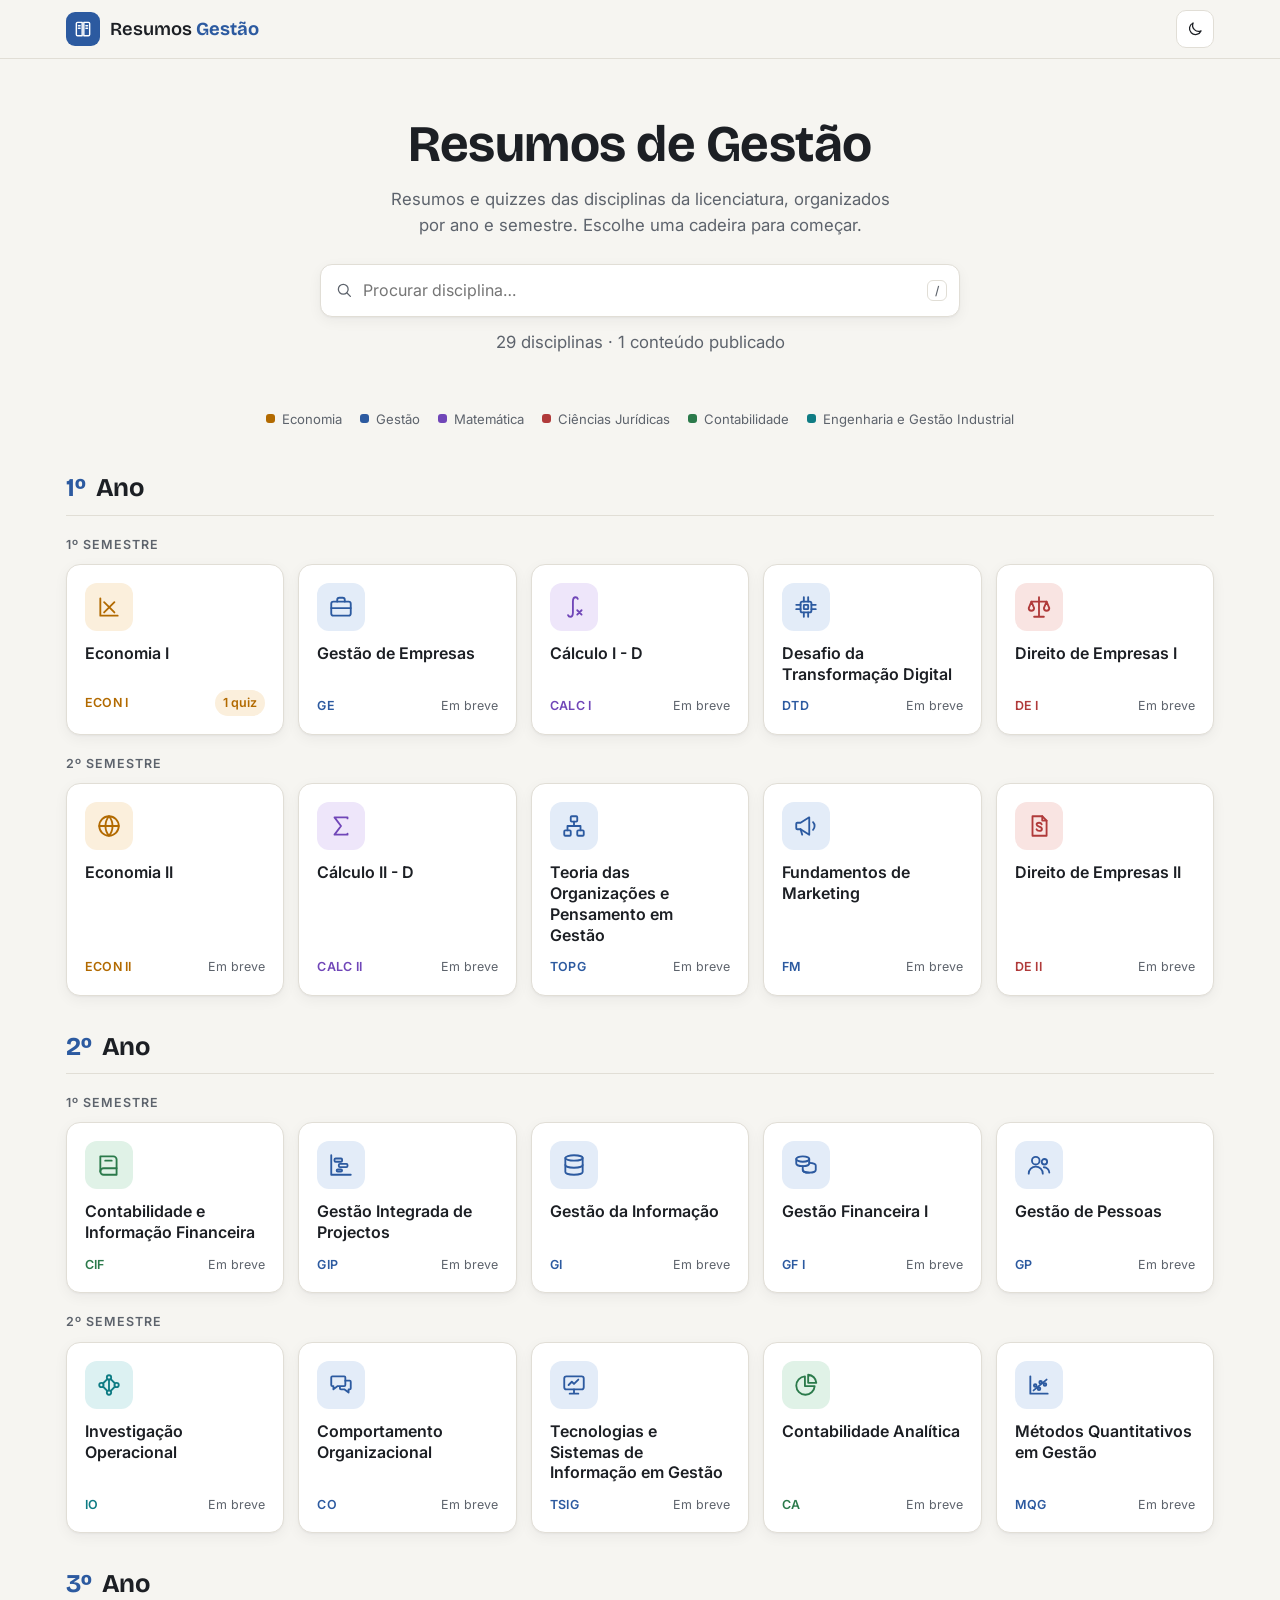
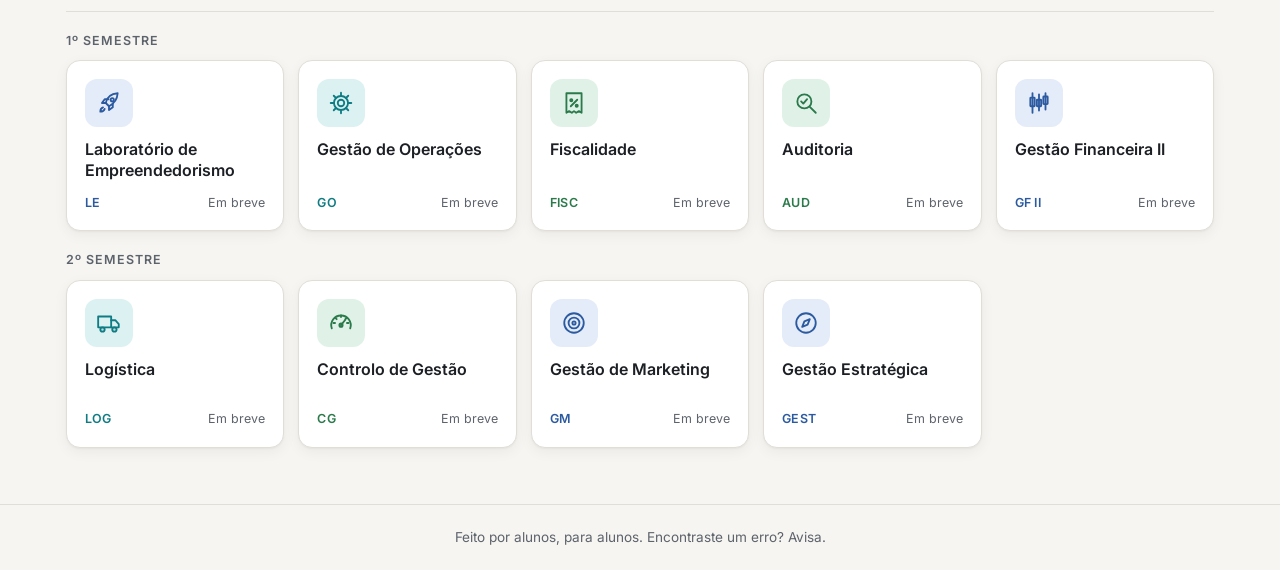
<file: index.html>
<!doctype html>
<html lang="pt-PT">
<head>
<meta charset="utf-8">
<meta name="viewport" content="width=device-width, initial-scale=1">
<title>Resumos de Gestão</title>
<meta name="description" content="Resumos e quizzes de todas as disciplinas da licenciatura em Gestão, organizados por ano e semestre.">
<link rel="preconnect" href="https://fonts.googleapis.com">
<link rel="preconnect" href="https://fonts.gstatic.com" crossorigin>
<link href="https://fonts.googleapis.com/css2?family=Bricolage+Grotesque:opsz,wght@12..96,600;12..96,700&family=Inter:wght@400;500;600&display=swap" rel="stylesheet">
<link rel="stylesheet" href="assets/estilo.css">
</head>
<body data-pagina="inicio">

<header class="topo">
  <div class="topo__dentro">
    <a class="marca" href="index.html">
      <span class="marca__logo"><svg class="ico" viewBox="0 0 24 24" fill="none" stroke="currentColor" stroke-width="1.7" stroke-linecap="round" stroke-linejoin="round" aria-hidden="true"><path d="M4 5.5A1.5 1.5 0 0 1 5.5 4H11v16H5.5A1.5 1.5 0 0 1 4 18.5z"/><path d="M13 4h5.5A1.5 1.5 0 0 1 20 5.5v13a1.5 1.5 0 0 1-1.5 1.5H13z"/><path d="M15.5 8h2M15.5 11h2M6.5 8h2M6.5 11h2"/></svg></span>
      <span>Resumos <b>Gestão</b></span>
    </a>
    <button class="botao-icone" id="tema" type="button"></button>
  </div>
</header>

<main>
  <section class="heroi">
    <h1>Resumos de Gestão</h1>
    <p>Resumos e quizzes das disciplinas da licenciatura, organizados por ano e semestre. Escolhe uma cadeira para começar.</p>
    <label class="procura">
      <svg class="ico" viewBox="0 0 24 24" fill="none" stroke="currentColor" stroke-width="1.7" stroke-linecap="round" aria-hidden="true"><circle cx="11" cy="11" r="6.5"/><path d="M16 16l4.5 4.5"/></svg>
      <input id="procura" type="search" placeholder="Procurar disciplina…" autocomplete="off" aria-label="Procurar disciplina">
      <kbd>/</kbd>
    </label>
    <p class="estatisticas" id="stats"></p>
  </section>

  <div class="legenda" id="legenda" aria-label="Áreas científicas"></div>

  <div id="catalogo"></div>
  <p class="sem-resultados" id="sem-resultados" hidden>Nenhuma disciplina corresponde à procura.</p>
</main>

<footer class="rodape">
  <p>Feito por alunos, para alunos. Encontraste um erro? Avisa.</p>
</footer>

<script src="assets/icones.js"></script>
<script src="assets/dados.js"></script>
<script src="assets/site.js"></script>
</body>
</html>
</file>
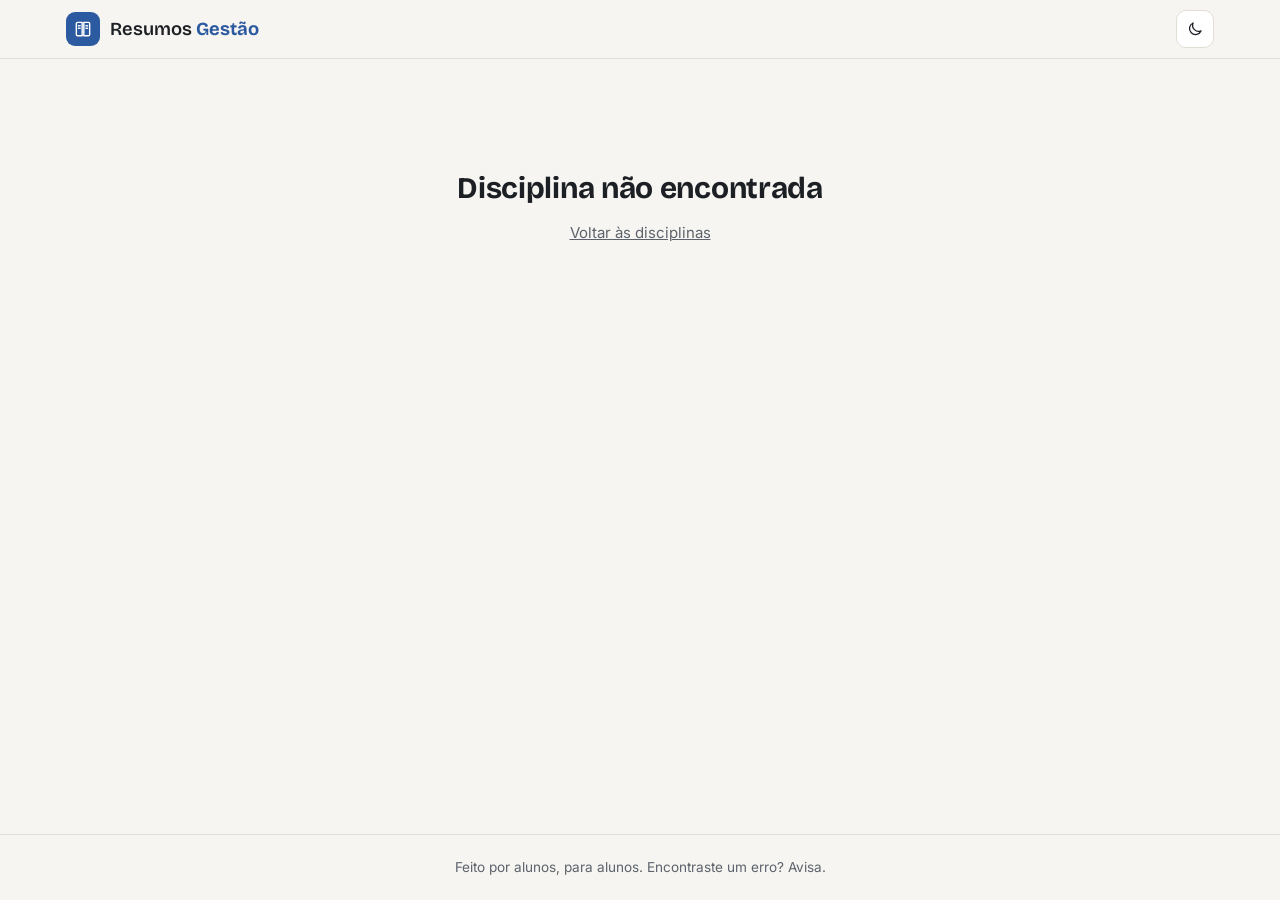
<file: disciplina.html>
<!doctype html>
<html lang="pt-PT">
<head>
<meta charset="utf-8">
<meta name="viewport" content="width=device-width, initial-scale=1">
<title>Disciplina · Resumos de Gestão</title>
<link rel="preconnect" href="https://fonts.googleapis.com">
<link rel="preconnect" href="https://fonts.gstatic.com" crossorigin>
<link href="https://fonts.googleapis.com/css2?family=Bricolage+Grotesque:opsz,wght@12..96,600;12..96,700&family=Inter:wght@400;500;600&display=swap" rel="stylesheet">
<link rel="stylesheet" href="assets/estilo.css">
</head>
<body data-pagina="disciplina">

<header class="topo">
  <div class="topo__dentro">
    <a class="marca" href="index.html">
      <span class="marca__logo"><svg class="ico" viewBox="0 0 24 24" fill="none" stroke="currentColor" stroke-width="1.7" stroke-linecap="round" stroke-linejoin="round" aria-hidden="true"><path d="M4 5.5A1.5 1.5 0 0 1 5.5 4H11v16H5.5A1.5 1.5 0 0 1 4 18.5z"/><path d="M13 4h5.5A1.5 1.5 0 0 1 20 5.5v13a1.5 1.5 0 0 1-1.5 1.5H13z"/><path d="M15.5 8h2M15.5 11h2M6.5 8h2M6.5 11h2"/></svg></span>
      <span>Resumos <b>Gestão</b></span>
    </a>
    <button class="botao-icone" id="tema" type="button"></button>
  </div>
</header>

<main class="disciplina" id="disciplina"></main>

<footer class="rodape">
  <p>Feito por alunos, para alunos. Encontraste um erro? Avisa.</p>
</footer>

<script src="assets/icones.js"></script>
<script src="assets/dados.js"></script>
<script src="assets/site.js"></script>
</body>
</html>
</file>
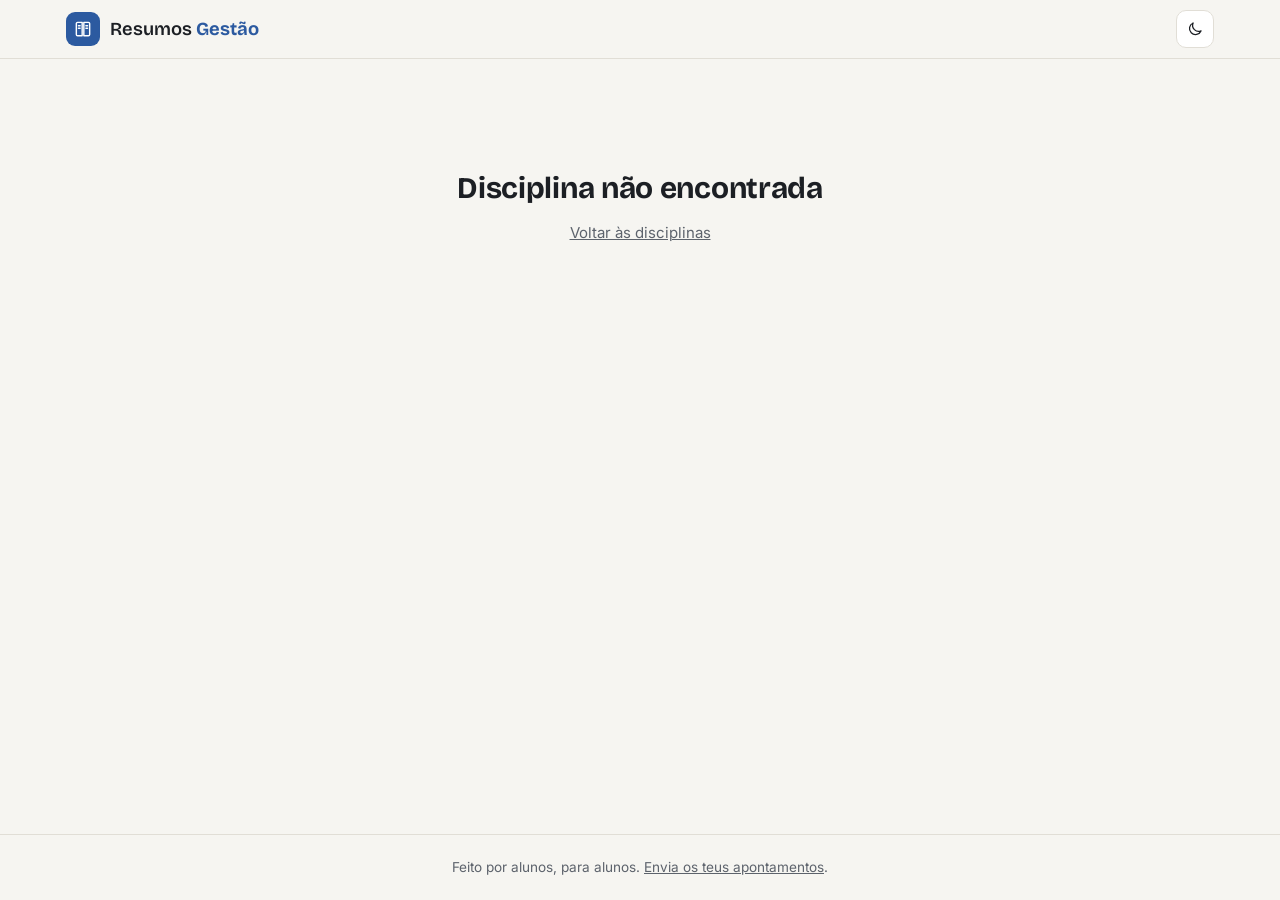
<file: public/disciplina.html>
<!doctype html>
<html lang="pt-PT">
<head>
<meta charset="utf-8">
<meta name="viewport" content="width=device-width, initial-scale=1">
<title>Disciplina · Resumos de Gestão</title>
<link rel="preconnect" href="https://fonts.googleapis.com">
<link rel="preconnect" href="https://fonts.gstatic.com" crossorigin>
<link href="https://fonts.googleapis.com/css2?family=Bricolage+Grotesque:opsz,wght@12..96,600;12..96,700&family=Inter:wght@400;500;600&display=swap" rel="stylesheet">
<link rel="stylesheet" href="assets/estilo.css?v=6">
</head>
<body data-pagina="disciplina">

<header class="topo">
  <div class="topo__dentro">
    <a class="marca" href="index.html">
      <span class="marca__logo"><svg class="ico" viewBox="0 0 24 24" fill="none" stroke="currentColor" stroke-width="1.7" stroke-linecap="round" stroke-linejoin="round" aria-hidden="true"><path d="M4 5.5A1.5 1.5 0 0 1 5.5 4H11v16H5.5A1.5 1.5 0 0 1 4 18.5z"/><path d="M13 4h5.5A1.5 1.5 0 0 1 20 5.5v13a1.5 1.5 0 0 1-1.5 1.5H13z"/><path d="M15.5 8h2M15.5 11h2M6.5 8h2M6.5 11h2"/></svg></span>
      <span>Resumos <b>Gestão</b></span>
    </a>
    <button class="botao-icone" id="tema" type="button"></button>
  </div>
</header>

<main class="disciplina" id="disciplina"></main>

<footer class="rodape">
  <p>Feito por alunos, para alunos. <a href="enviar.html">Envia os teus apontamentos</a>.</p>
</footer>

<script src="assets/icones.js"></script>
<script src="assets/dados.js"></script>
<script src="assets/site.js?v=6"></script>
</body>
</html>
</file>
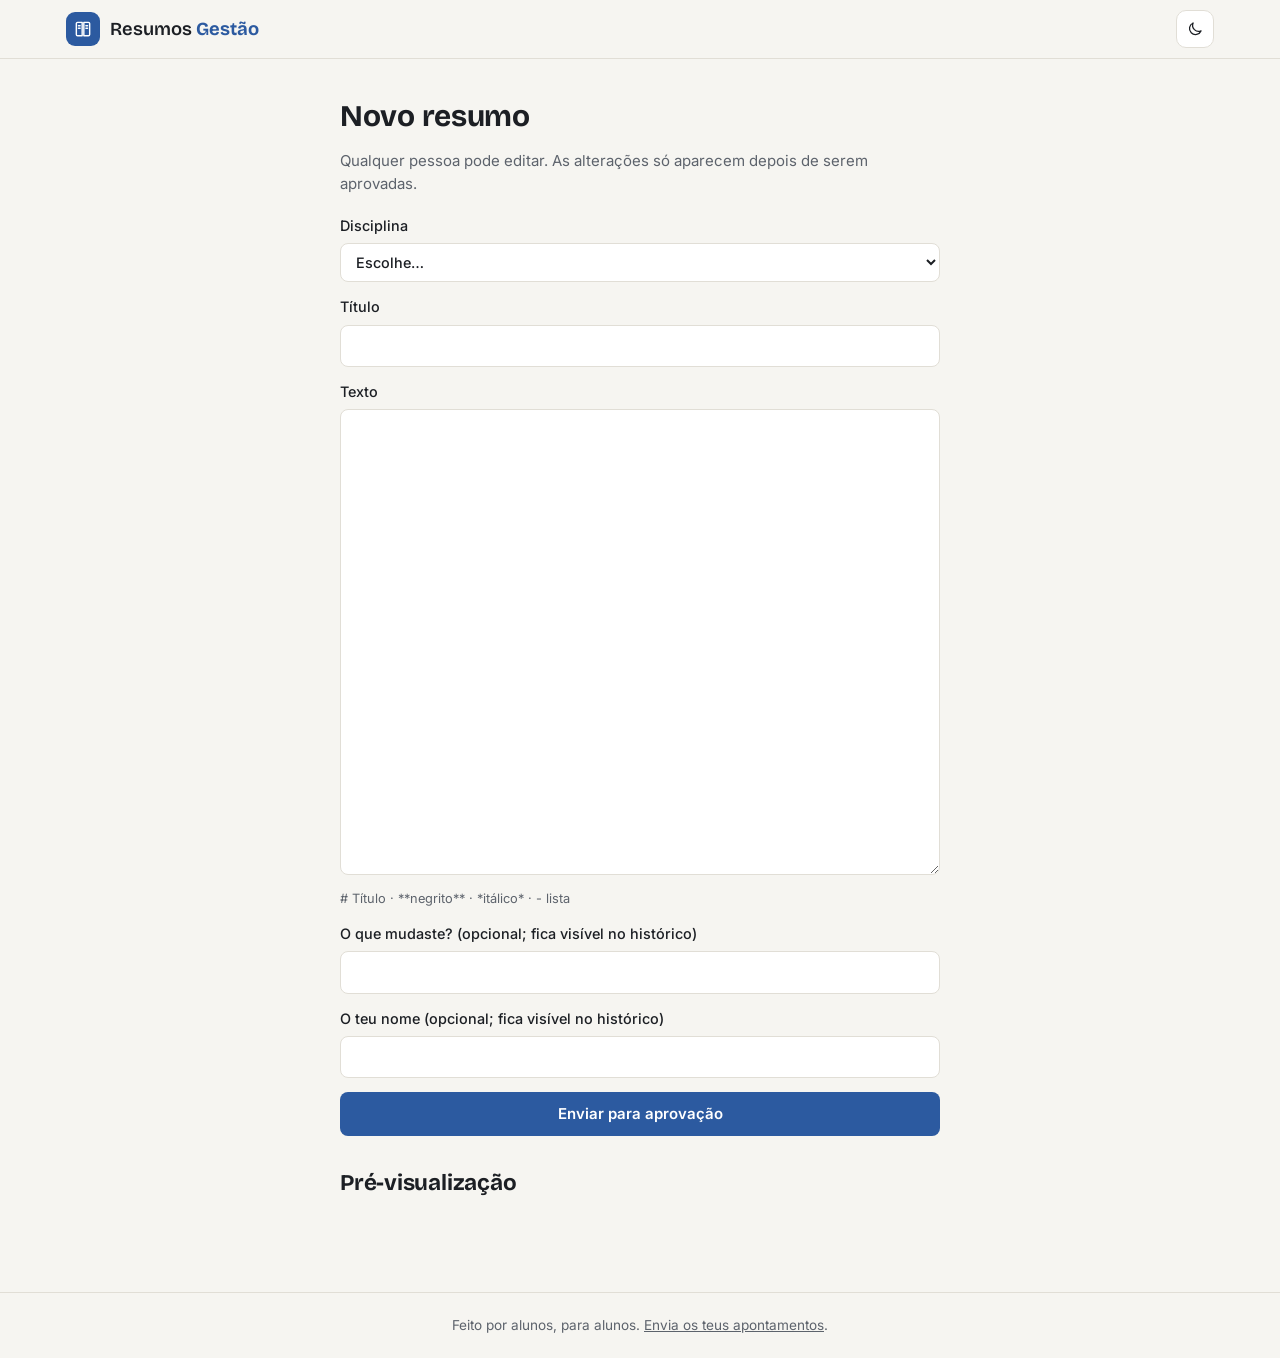
<file: public/editar.html>
<!doctype html>
<html lang="pt-PT">
<head>
<meta charset="utf-8">
<meta name="viewport" content="width=device-width, initial-scale=1">
<title>Editar resumo · Resumos de Gestão</title>
<link rel="preconnect" href="https://fonts.googleapis.com">
<link rel="preconnect" href="https://fonts.gstatic.com" crossorigin>
<link href="https://fonts.googleapis.com/css2?family=Bricolage+Grotesque:opsz,wght@12..96,600;12..96,700&family=Inter:wght@400;500;600&display=swap" rel="stylesheet">
<link rel="stylesheet" href="assets/estilo.css?v=6">
</head>
<body data-pagina="editar">

<header class="topo">
  <div class="topo__dentro">
    <a class="marca" href="index.html">
      <span class="marca__logo"><svg class="ico" viewBox="0 0 24 24" fill="none" stroke="currentColor" stroke-width="1.7" stroke-linecap="round" stroke-linejoin="round" aria-hidden="true"><path d="M4 5.5A1.5 1.5 0 0 1 5.5 4H11v16H5.5A1.5 1.5 0 0 1 4 18.5z"/><path d="M13 4h5.5A1.5 1.5 0 0 1 20 5.5v13a1.5 1.5 0 0 1-1.5 1.5H13z"/><path d="M15.5 8h2M15.5 11h2M6.5 8h2M6.5 11h2"/></svg></span>
      <span>Resumos <b>Gestão</b></span>
    </a>
    <button class="botao-icone" id="tema" type="button"></button>
  </div>
</header>

<main class="pagina-estreita">
  <h1>Editar resumo</h1>
  <p>Qualquer pessoa pode editar. As alterações só aparecem depois de serem aprovadas.</p>
  <div id="editor"></div>
</main>

<footer class="rodape">
  <p>Feito por alunos, para alunos. <a href="enviar.html">Envia os teus apontamentos</a>.</p>
</footer>

<script src="assets/icones.js"></script>
<script src="assets/dados.js"></script>
<script src="assets/site.js?v=6"></script>
</body>
</html>
</file>
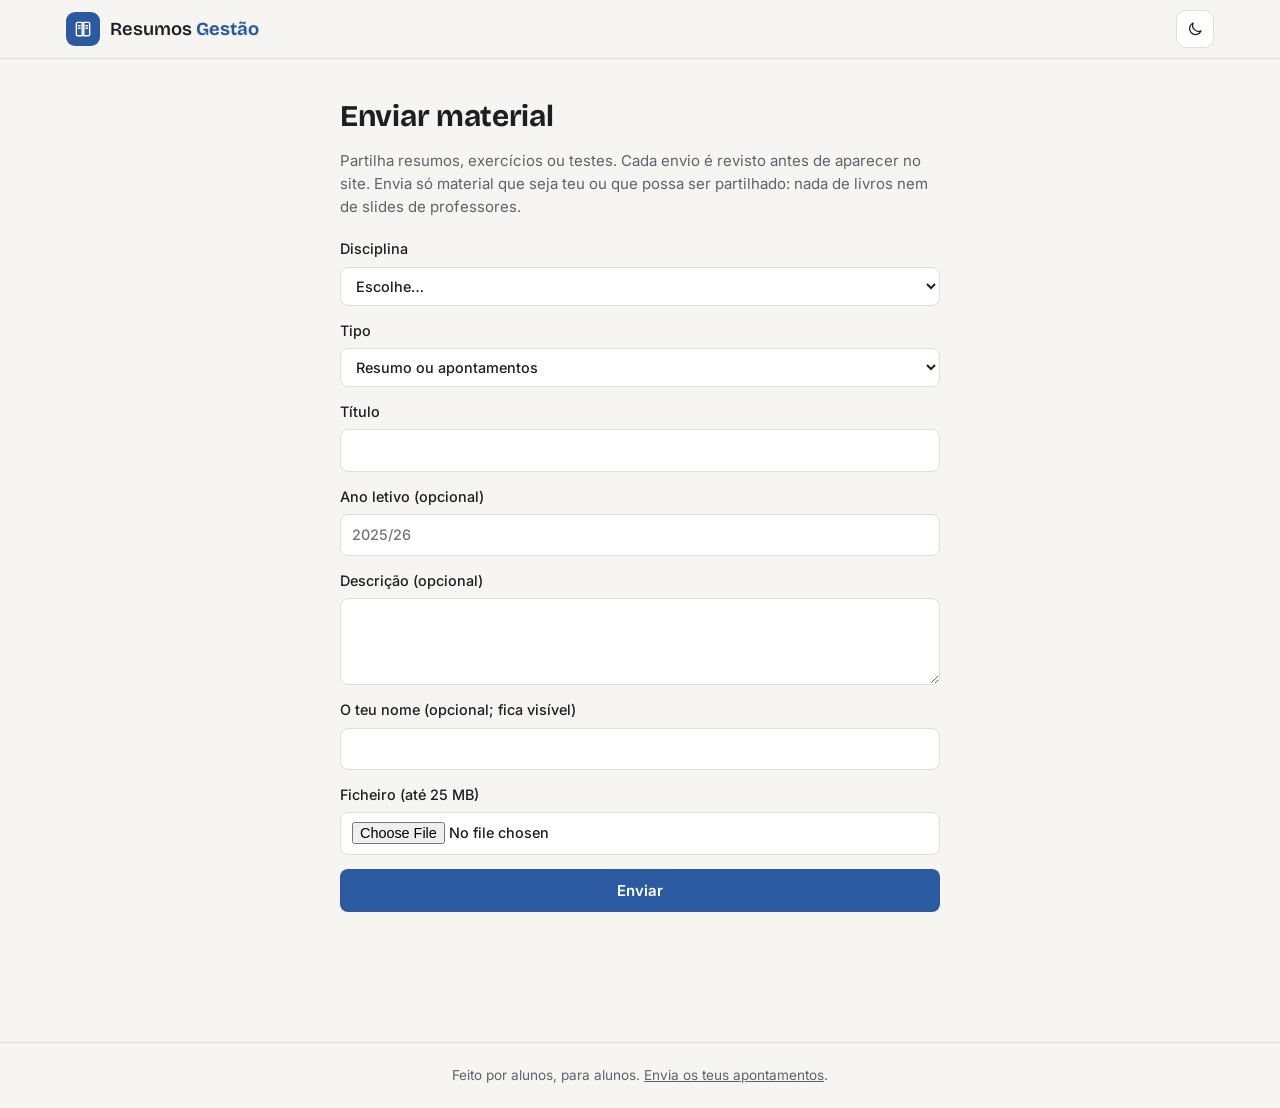
<file: public/enviar.html>
<!doctype html>
<html lang="pt-PT">
<head>
<meta charset="utf-8">
<meta name="viewport" content="width=device-width, initial-scale=1">
<title>Enviar material · Resumos de Gestão</title>
<link rel="preconnect" href="https://fonts.googleapis.com">
<link rel="preconnect" href="https://fonts.gstatic.com" crossorigin>
<link href="https://fonts.googleapis.com/css2?family=Bricolage+Grotesque:opsz,wght@12..96,600;12..96,700&family=Inter:wght@400;500;600&display=swap" rel="stylesheet">
<link rel="stylesheet" href="assets/estilo.css?v=6">
</head>
<body data-pagina="enviar">

<header class="topo">
  <div class="topo__dentro">
    <a class="marca" href="index.html">
      <span class="marca__logo"><svg class="ico" viewBox="0 0 24 24" fill="none" stroke="currentColor" stroke-width="1.7" stroke-linecap="round" stroke-linejoin="round" aria-hidden="true"><path d="M4 5.5A1.5 1.5 0 0 1 5.5 4H11v16H5.5A1.5 1.5 0 0 1 4 18.5z"/><path d="M13 4h5.5A1.5 1.5 0 0 1 20 5.5v13a1.5 1.5 0 0 1-1.5 1.5H13z"/><path d="M15.5 8h2M15.5 11h2M6.5 8h2M6.5 11h2"/></svg></span>
      <span>Resumos <b>Gestão</b></span>
    </a>
    <button class="botao-icone" id="tema" type="button"></button>
  </div>
</header>

<main class="pagina-estreita">
  <h1>Enviar material</h1>
  <p id="intro">Partilha resumos, exercícios ou testes. Cada envio é revisto antes de aparecer no site. Envia só material que seja teu ou que possa ser partilhado: nada de livros nem de slides de professores.</p>
  <div id="formulario"></div>
</main>

<footer class="rodape">
  <p>Feito por alunos, para alunos. <a href="enviar.html">Envia os teus apontamentos</a>.</p>
</footer>

<script src="assets/icones.js"></script>
<script src="assets/dados.js"></script>
<script src="assets/site.js?v=6"></script>
</body>
</html>
</file>
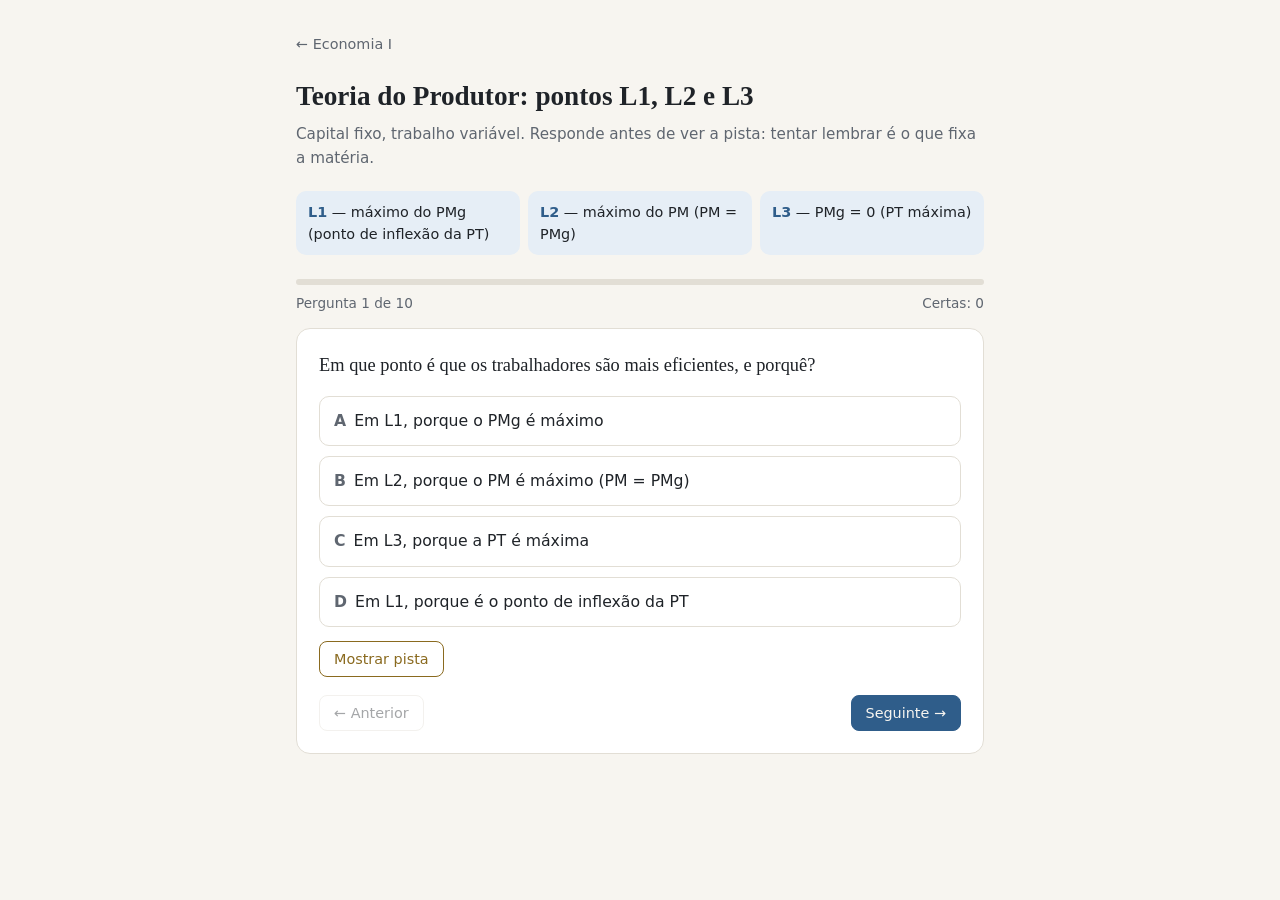
<file: disciplinas/economia-1/quiz-produtor.html>
<!doctype html>
<html lang="pt-PT">
<head>
<meta charset="utf-8">
<meta name="viewport" content="width=device-width, initial-scale=1">
<title>Teoria do Produtor · Economia I</title>
<script>try { const t = localStorage.getItem("tema"); if (t) document.documentElement.dataset.theme = t; } catch {}</script>
<style>
  :root {
    --bg: #f7f5f0; --card: #ffffff; --text: #1f2328; --muted: #5f6670;
    --line: #e2ded5; --accent: #2f5d8a; --accent-soft: #e6eef6;
    --ok: #2e7d4f; --ok-soft: #e5f3ea; --bad: #b2453a; --bad-soft: #f8e7e4;
    --hint: #8a6a1f; --hint-soft: #fbf3df;
  }
  @media (prefers-color-scheme: dark) {
    :root:not([data-theme="light"]) {
      --bg: #16181c; --card: #1f2227; --text: #e8e6e1; --muted: #a0a6ad;
      --line: #33373d; --accent: #7fb0e0; --accent-soft: #24313f;
      --ok: #6fc794; --ok-soft: #1f3328; --bad: #e38a80; --bad-soft: #3a2422;
      --hint: #e0c070; --hint-soft: #352e1c;
    }
  }
  :root[data-theme="dark"] {
    --bg: #16181c; --card: #1f2227; --text: #e8e6e1; --muted: #a0a6ad;
    --line: #33373d; --accent: #7fb0e0; --accent-soft: #24313f;
    --ok: #6fc794; --ok-soft: #1f3328; --bad: #e38a80; --bad-soft: #3a2422;
    --hint: #e0c070; --hint-soft: #352e1c;
  }
  * { box-sizing: border-box; }
  body {
    margin: 0; background: var(--bg); color: var(--text);
    font-family: Georgia, "Times New Roman", serif; line-height: 1.55;
  }
  .wrap { max-width: 720px; margin: 0 auto; padding: 32px 16px 64px; }
  header h1 { font-size: 1.7rem; margin: 0 0 6px; }
  header p { color: var(--muted); margin: 0 0 20px; font-family: system-ui, sans-serif; font-size: .95rem; }
  .legend {
    display: grid; gap: 8px; grid-template-columns: repeat(auto-fit, minmax(180px, 1fr));
    margin-bottom: 24px; font-family: system-ui, sans-serif; font-size: .9rem;
  }
  .legend div { background: var(--accent-soft); border-radius: 10px; padding: 10px 12px; }
  .legend b { color: var(--accent); }
  .bar { height: 6px; background: var(--line); border-radius: 99px; overflow: hidden; margin-bottom: 8px; }
  .bar span { display: block; height: 100%; background: var(--accent); width: 0; transition: width .3s; }
  .meta { display: flex; justify-content: space-between; font-family: system-ui, sans-serif; font-size: .85rem; color: var(--muted); margin-bottom: 14px; }
  .card { background: var(--card); border: 1px solid var(--line); border-radius: 14px; padding: 22px; }
  .q { font-size: 1.15rem; margin: 0 0 16px; }
  .opts { display: grid; gap: 10px; }
  .opt {
    text-align: left; font: inherit; font-family: system-ui, sans-serif; font-size: .98rem;
    padding: 12px 14px; border-radius: 10px; border: 1px solid var(--line);
    background: transparent; color: var(--text); cursor: pointer;
  }
  .opt:hover:not(:disabled) { border-color: var(--accent); }
  .opt:disabled { cursor: default; }
  .opt.ok { background: var(--ok-soft); border-color: var(--ok); }
  .opt.bad { background: var(--bad-soft); border-color: var(--bad); }
  .opt .tag { font-weight: 600; margin-right: 8px; color: var(--muted); }
  .hintbtn, .nav button {
    font-family: system-ui, sans-serif; font-size: .9rem; border-radius: 8px; cursor: pointer;
    padding: 9px 14px; border: 1px solid var(--line); background: transparent; color: var(--text);
  }
  .hintbtn { margin-top: 14px; color: var(--hint); border-color: var(--hint); }
  .hint { margin-top: 10px; padding: 10px 12px; border-radius: 10px; background: var(--hint-soft); color: var(--hint); font-family: system-ui, sans-serif; font-size: .92rem; }
  .fb { margin-top: 16px; padding: 12px 14px; border-radius: 10px; font-family: system-ui, sans-serif; font-size: .95rem; }
  .fb.ok { background: var(--ok-soft); }
  .fb.bad { background: var(--bad-soft); }
  .fb b { display: block; margin-bottom: 4px; }
  .nav { display: flex; justify-content: space-between; margin-top: 18px; gap: 10px; }
  .nav .primary { background: var(--accent); color: var(--bg); border-color: var(--accent); }
  .nav button:disabled { opacity: .4; cursor: default; }
  .result { text-align: center; }
  .result .score { font-size: 3rem; color: var(--accent); margin: 8px 0; }
  .review { text-align: left; margin-top: 20px; font-family: system-ui, sans-serif; font-size: .9rem; }
  .review li { margin-bottom: 6px; }
  .hidden { display: none; }
  .voltar { display: inline-block; margin-bottom: 20px; font-family: system-ui, sans-serif; font-size: .9rem; color: var(--muted); text-decoration: none; }
  .voltar:hover { color: var(--accent); }
</style>
</head>
<body>
<div class="wrap">
  <a class="voltar" href="../../disciplina.html?d=economia-1">← Economia I</a>
  <header>
    <h1>Teoria do Produtor: pontos L1, L2 e L3</h1>
    <p>Capital fixo, trabalho variável. Responde antes de ver a pista: tentar lembrar é o que fixa a matéria.</p>
  </header>
  <div class="legend">
    <div><b>L1</b> — máximo do PMg (ponto de inflexão da PT)</div>
    <div><b>L2</b> — máximo do PM (PM = PMg)</div>
    <div><b>L3</b> — PMg = 0 (PT máxima)</div>
  </div>

  <div id="quiz">
    <div class="bar"><span id="progress"></span></div>
    <div class="meta"><span id="count"></span><span id="scoreLive"></span></div>
    <div class="card">
      <p class="q" id="question"></p>
      <div class="opts" id="options"></div>
      <button class="hintbtn" id="hintBtn">Mostrar pista</button>
      <div class="hint hidden" id="hint"></div>
      <div class="fb hidden" id="feedback"></div>
      <div class="nav">
        <button id="prevBtn">← Anterior</button>
        <button class="primary" id="nextBtn">Seguinte →</button>
      </div>
    </div>
  </div>

  <div id="result" class="card result hidden">
    <h2>Resultado</h2>
    <div class="score" id="finalScore"></div>
    <p id="finalMsg"></p>
    <ul class="review" id="review"></ul>
    <div class="nav" style="justify-content:center">
      <button class="primary" id="restartBtn">Recomeçar (ordem baralhada)</button>
    </div>
  </div>
</div>

<script>
const QUESTIONS = [
  { q: "Em que ponto é que os trabalhadores são mais eficientes, e porquê?",
    o: ["Em L1, porque o PMg é máximo", "Em L2, porque o PM é máximo (PM = PMg)", "Em L3, porque a PT é máxima", "Em L1, porque é o ponto de inflexão da PT"],
    a: 1, h: "Eficiência = produção por trabalhador, em média.",
    e: "A eficiência mede-se pelo PM (PT ÷ L). O PM é máximo em L2, onde a curva do PMg o cruza. Antes de L2 o PM sobe; depois desce." },
  { q: "Em que ponto é que o trabalhador adicional acrescenta mais à produção, e porquê?",
    o: ["Em L1, porque o PMg é máximo", "Em L2, porque PM = PMg", "Em L3, porque a PT é máxima", "Em L2, porque o PM é máximo"],
    a: 0, h: "Qual é o conceito que mede o contributo do último trabalhador?",
    e: "O contributo do trabalhador adicional é o PMg. É máximo em L1. A partir daí, cada trabalhador extra acrescenta cada vez menos (rendimentos marginais decrescentes)." },
  { q: "Em que ponto é que a produção total é máxima, e porquê?",
    o: ["Em L1, porque o PMg é máximo", "Em L2, porque o PM é máximo", "Em L3, porque o PMg = 0", "Em L3, porque PM = PMg"],
    a: 2, h: "Quando é que mais um trabalhador já não acrescenta nada?",
    e: "A PT sobe enquanto o PMg é positivo. Em L3 o PMg é zero: o trabalhador seguinte não acrescenta nada. Depois de L3 o PMg é negativo e a PT começa a descer." },
  { q: "Em que ponto se encontra o ponto de inflexão da curva da PT, e porquê?",
    o: ["Em L1, porque é onde o PMg deixa de subir e começa a descer", "Em L2, porque é onde o PM deixa de subir", "Em L3, porque é onde a PT deixa de subir", "Em L2, porque é onde as curvas se cruzam"],
    a: 0, h: "O ponto de inflexão é onde a PT passa de crescer cada vez mais depressa para crescer cada vez mais devagar.",
    e: "O PMg é a inclinação da PT. Em L1 essa inclinação é máxima: antes de L1 a PT cresce a um ritmo cada vez maior; depois, a um ritmo cada vez menor. Isso é o ponto de inflexão." },
  { q: "Entre L1 e L2, o PMg está a descer. Porque é que o PM continua a subir?",
    o: ["Porque a PT está a descer", "Porque o PMg, embora a descer, ainda está acima do PM", "Porque o PMg já é negativo", "Porque o PM sobe sempre que se contratam trabalhadores"],
    a: 1, h: "Lembra-te das notas: uma nota pior do que a anterior pode ainda estar acima da tua média.",
    e: "O que importa para o PM não é se o PMg sobe ou desce, mas se está acima ou abaixo do PM. Entre L1 e L2, cada trabalhador acrescenta menos do que o anterior, mas ainda mais do que a média, por isso puxa a média para cima." },
  { q: "Porque é que a eficiência máxima não é em L1?",
    o: ["Porque em L1 a PT ainda está a descer", "Porque depois de L1 os trabalhadores seguintes ainda produzem acima da média, logo o PM continua a subir até L2", "Porque em L1 o PMg é zero", "Porque em L1 o PM é negativo"],
    a: 1, h: "O que acontece ao PM se contratares mais um trabalhador logo a seguir a L1?",
    e: "Em L1 o PMg é máximo e está acima do PM. Se parasses aí, deixarias de contratar trabalhadores que ainda produzem acima da média e que tornariam a equipa, em média, mais produtiva. O PM só deixa de subir em L2." },
  { q: "Entre L2 e L3, o que acontece?",
    o: ["A PT desce, o PM sobe e o PMg é negativo", "A PT sobe, o PM desce e o PMg é positivo mas inferior ao PM", "A PT sobe, o PM sobe e o PMg é superior ao PM", "A PT desce, o PM desce e o PMg é positivo"],
    a: 1, h: "Depois de L2, o PMg está abaixo do PM, mas ainda não chegou a zero.",
    e: "O PMg ainda é positivo, por isso a PT continua a subir. Mas está abaixo do PM, por isso o PM desce. Produz-se mais no total, mas cada trabalhador é, em média, menos produtivo." },
  { q: "Faz sentido contratar trabalhadores para além de L3? Porquê?",
    o: ["Sim, porque a PT continua a subir", "Sim, porque o PM ainda é positivo", "Não, porque o PMg é negativo e a PT desce", "Não, porque o PM é zero"],
    a: 2, h: "Qual é o sinal do PMg depois de L3?",
    e: "Depois de L3 o PMg é negativo: cada trabalhador extra faz a produção total diminuir (por exemplo, por excesso de pessoas para o capital fixo disponível). Pagar a alguém para reduzir a produção nunca faz sentido." },
  { q: "Em que intervalo é que uma empresa racional escolhe produzir (fase II da produção)?",
    o: ["Entre 0 e L1", "Entre L1 e L2", "Entre L2 e L3", "Depois de L3"],
    a: 2, h: "Antes de L2 vale sempre a pena contratar mais (o PM ainda sobe). Depois de L3, nunca vale a pena.",
    e: "Antes de L2 (fase I), contratar mais aumenta a eficiência, por isso a empresa não pára aí. Depois de L3 (fase III), o PMg é negativo. A zona racional é, portanto, entre L2 e L3 (fase II)." },
  { q: "Em que ponto é que a curva do PMg corta a curva do PM, e porquê?",
    o: ["Em L1, porque o PMg é máximo", "Em L2, porque o PMg corta sempre o PM no máximo deste", "Em L3, porque o PMg é zero", "Em L2, porque o PMg corta sempre o PM no mínimo deste"],
    a: 1, h: "Antes do cruzamento PMg > PM (PM sobe); depois PMg < PM (PM desce).",
    e: "Se o PM sobe antes do cruzamento e desce depois, o cruzamento só pode ser o máximo do PM. Por isso, L2 é ao mesmo tempo o ponto PM = PMg e o ponto de eficiência máxima." }
];

const LETTERS = ["A", "B", "C", "D"];
let order, answers, idx;
const $ = id => document.getElementById(id);

function shuffle(arr) {
  const a = arr.slice();
  for (let i = a.length - 1; i > 0; i--) { const j = Math.floor(Math.random() * (i + 1)); [a[i], a[j]] = [a[j], a[i]]; }
  return a;
}

function start(shuffled) {
  order = shuffled ? shuffle(QUESTIONS.map((_, i) => i)) : QUESTIONS.map((_, i) => i);
  answers = Array(QUESTIONS.length).fill(null);
  idx = 0;
  $("result").classList.add("hidden");
  $("quiz").classList.remove("hidden");
  render();
}

function score() { return answers.filter((v, i) => v !== null && v === QUESTIONS[order[i]].a).length; }

function render() {
  const Q = QUESTIONS[order[idx]];
  const chosen = answers[idx];
  $("count").textContent = `Pergunta ${idx + 1} de ${QUESTIONS.length}`;
  $("scoreLive").textContent = `Certas: ${score()}`;
  $("progress").style.width = `${(answers.filter(v => v !== null).length / QUESTIONS.length) * 100}%`;
  $("question").textContent = Q.q;
  $("hint").textContent = "Pista: " + Q.h;
  $("hint").classList.add("hidden");
  $("hintBtn").classList.toggle("hidden", chosen !== null);

  const box = $("options");
  box.innerHTML = "";
  Q.o.forEach((text, i) => {
    const b = document.createElement("button");
    b.className = "opt";
    b.innerHTML = `<span class="tag">${LETTERS[i]}</span>`;
    b.appendChild(document.createTextNode(text));
    if (chosen !== null) {
      b.disabled = true;
      if (i === Q.a) b.classList.add("ok");
      else if (i === chosen) b.classList.add("bad");
    } else {
      b.onclick = () => { answers[idx] = i; render(); };
    }
    box.appendChild(b);
  });

  const fb = $("feedback");
  if (chosen === null) {
    fb.className = "fb hidden";
  } else {
    const right = chosen === Q.a;
    fb.className = "fb " + (right ? "ok" : "bad");
    fb.innerHTML = `<b>${right ? "Certo!" : "Ainda não. A resposta é " + LETTERS[Q.a] + "."}</b>`;
    fb.appendChild(document.createTextNode(Q.e));
  }

  $("prevBtn").disabled = idx === 0;
  $("nextBtn").textContent = idx === QUESTIONS.length - 1 ? "Ver resultado" : "Seguinte →";
}

function finish() {
  const s = score(), n = QUESTIONS.length;
  $("quiz").classList.add("hidden");
  $("result").classList.remove("hidden");
  $("finalScore").textContent = `${s} / ${n}`;
  $("finalMsg").textContent = s === n ? "Perfeito — dominas os três pontos."
    : s >= n * 0.7 ? "Muito bem. Revê as que falhaste abaixo."
    : "Vale a pena rever a relação entre PM e PMg e tentar de novo amanhã.";
  const ul = $("review");
  ul.innerHTML = "";
  order.forEach((qi, i) => {
    const Q = QUESTIONS[qi];
    const li = document.createElement("li");
    const ok = answers[i] === Q.a;
    li.textContent = `${ok ? "✓" : answers[i] === null ? "–" : "✗"} ${Q.q}${ok ? "" : " → " + LETTERS[Q.a] + ": " + Q.o[Q.a]}`;
    ul.appendChild(li);
  });
}

$("hintBtn").onclick = () => $("hint").classList.remove("hidden");
$("prevBtn").onclick = () => { if (idx > 0) { idx--; render(); } };
$("nextBtn").onclick = () => { if (idx < QUESTIONS.length - 1) { idx++; render(); } else finish(); };
$("restartBtn").onclick = () => start(true);

start(false);
</script>
</body>
</html>
</file>
<file: assets/estilo.css>
/* ============ Tokens ============ */

:root {
  --bg: #f6f5f1;
  --superficie: #ffffff;
  --superficie-2: #efede7;
  --texto: #1c1f24;
  --suave: #5d636c;
  --linha: #e1ded6;
  --acento: #2c5aa0;
  --acento-texto: #ffffff;
  --sombra: 0 1px 2px rgb(20 20 30 / .04), 0 4px 14px rgb(20 20 30 / .05);
  --sombra-forte: 0 2px 4px rgb(20 20 30 / .05), 0 12px 28px rgb(20 20 30 / .09);

  /* áreas científicas: cor principal + fundo suave */
  --econ: #b26a00;  --econ-suave: #fbefdc;
  --ges:  #2c5aa0;  --ges-suave:  #e3ecf8;
  --mat:  #7046b8;  --mat-suave:  #eee6fa;
  --jur:  #b03a3a;  --jur-suave:  #f9e4e2;
  --cont: #2b7a4b;  --cont-suave: #e0f2e7;
  --egi:  #0f7c84;  --egi-suave:  #dcf1f2;

  --raio: 14px;
  --fonte-titulo: "Bricolage Grotesque", system-ui, sans-serif;
  --fonte: "Inter", system-ui, -apple-system, "Segoe UI", sans-serif;
  color-scheme: light;
}

@media (prefers-color-scheme: dark) {
  :root:not([data-theme="light"]) {
    --bg: #121418;
    --superficie: #1b1e23;
    --superficie-2: #23272d;
    --texto: #e9e7e2;
    --suave: #9aa1aa;
    --linha: #2e3238;
    --acento: #82aee8;
    --acento-texto: #10131a;
    --sombra: 0 1px 2px rgb(0 0 0 / .3);
    --sombra-forte: 0 8px 24px rgb(0 0 0 / .4);
    --econ: #f0b252;  --econ-suave: #3a2c16;
    --ges:  #82aee8;  --ges-suave:  #1d2a3d;
    --mat:  #b597ee;  --mat-suave:  #2b2340;
    --jur:  #ec8a84;  --jur-suave:  #3b2221;
    --cont: #74cc97;  --cont-suave: #1b3226;
    --egi:  #5fc8cf;  --egi-suave:  #163234;
    color-scheme: dark;
  }
}

:root[data-theme="dark"] {
  --bg: #121418;
  --superficie: #1b1e23;
  --superficie-2: #23272d;
  --texto: #e9e7e2;
  --suave: #9aa1aa;
  --linha: #2e3238;
  --acento: #82aee8;
  --acento-texto: #10131a;
  --sombra: 0 1px 2px rgb(0 0 0 / .3);
  --sombra-forte: 0 8px 24px rgb(0 0 0 / .4);
  --econ: #f0b252;  --econ-suave: #3a2c16;
  --ges:  #82aee8;  --ges-suave:  #1d2a3d;
  --mat:  #b597ee;  --mat-suave:  #2b2340;
  --jur:  #ec8a84;  --jur-suave:  #3b2221;
  --cont: #74cc97;  --cont-suave: #1b3226;
  --egi:  #5fc8cf;  --egi-suave:  #163234;
  color-scheme: dark;
}

.area-econ { --cor: var(--econ); --cor-suave: var(--econ-suave); }
.area-ges  { --cor: var(--ges);  --cor-suave: var(--ges-suave); }
.area-mat  { --cor: var(--mat);  --cor-suave: var(--mat-suave); }
.area-jur  { --cor: var(--jur);  --cor-suave: var(--jur-suave); }
.area-cont { --cor: var(--cont); --cor-suave: var(--cont-suave); }
.area-egi  { --cor: var(--egi);  --cor-suave: var(--egi-suave); }

/* ============ Base ============ */

* { box-sizing: border-box; }

html { -webkit-text-size-adjust: 100%; }

body {
  margin: 0;
  min-height: 100vh;
  display: flex;
  flex-direction: column;
  background: var(--bg);
  color: var(--texto);
  font: 15px/1.55 var(--fonte);
  -webkit-font-smoothing: antialiased;
}

main { flex: 1; width: 100%; max-width: 1180px; margin: 0 auto; padding: 0 16px; }

a { color: inherit; }

h1, h2, h3 { font-family: var(--fonte-titulo); line-height: 1.15; margin: 0; letter-spacing: -.01em; }

.ico { width: 1em; height: 1em; display: block; flex: none; }
.ico .f { fill: currentColor; fill-opacity: .18; }

[hidden] { display: none !important; }

:focus-visible { outline: 2px solid var(--acento); outline-offset: 2px; border-radius: 6px; }

/* ============ Topo ============ */

.topo {
  position: sticky; top: 0; z-index: 10;
  background: color-mix(in srgb, var(--bg) 85%, transparent);
  backdrop-filter: blur(10px);
  border-bottom: 1px solid var(--linha);
}
.topo__dentro {
  max-width: 1180px; margin: 0 auto; padding: 10px 16px;
  display: flex; align-items: center; justify-content: space-between; gap: 12px;
}
.marca {
  display: flex; align-items: center; gap: 10px;
  text-decoration: none; font-family: var(--fonte-titulo); font-size: 1.15rem; font-weight: 600;
}
.marca b { color: var(--acento); font-weight: 700; }
.marca__logo {
  display: grid; place-items: center; width: 34px; height: 34px; border-radius: 9px;
  background: var(--acento); color: var(--acento-texto); font-size: 20px;
}
.botao-icone {
  display: grid; place-items: center; width: 38px; height: 38px;
  border: 1px solid var(--linha); border-radius: 10px;
  background: var(--superficie); color: var(--texto); font-size: 18px; cursor: pointer;
}
.botao-icone:hover { border-color: var(--suave); }

/* ============ Herói ============ */

.heroi { text-align: center; padding: 56px 0 28px; max-width: 640px; margin: 0 auto; }
.heroi h1 { font-size: clamp(2.1rem, 6vw, 3.2rem); font-weight: 700; }
.heroi > p { color: var(--suave); margin: 12px auto 26px; font-size: 1.05rem; max-width: 520px; }

.procura {
  display: flex; align-items: center; gap: 10px;
  background: var(--superficie); border: 1px solid var(--linha); border-radius: 12px;
  padding: 0 12px 0 14px; box-shadow: var(--sombra); color: var(--suave); font-size: 18px;
}
.procura:focus-within { border-color: var(--acento); }
.procura input {
  flex: 1; min-width: 0; border: 0; background: transparent; outline: none;
  font: inherit; font-size: 1rem; color: var(--texto); padding: 13px 0;
}
.procura kbd {
  font: 500 .75rem var(--fonte); color: var(--suave);
  border: 1px solid var(--linha); border-radius: 6px; padding: 2px 7px;
}
.estatisticas { color: var(--suave); font-size: .88rem; margin: 14px 0 0; }

.legenda {
  display: flex; flex-wrap: wrap; justify-content: center; gap: 8px 18px;
  font-size: .82rem; color: var(--suave); padding-bottom: 8px;
}
.legenda__item { display: inline-flex; align-items: center; gap: 7px; }
.legenda__item i, .chip--area i {
  width: 9px; height: 9px; border-radius: 3px; background: var(--cor); display: inline-block;
}

/* ============ Catálogo ============ */

.ano { padding-top: 36px; }
.ano h2 {
  font-size: 1.6rem; font-weight: 700;
  display: flex; align-items: baseline; gap: 10px;
  padding-bottom: 12px; border-bottom: 1px solid var(--linha); margin-bottom: 4px;
  scroll-margin-top: 80px;
}
.ano__num { color: var(--acento); }

.semestre h3 {
  font-family: var(--fonte); font-size: .78rem; font-weight: 600;
  text-transform: uppercase; letter-spacing: .08em; color: var(--suave);
  margin: 22px 0 12px;
}

.grelha {
  display: grid; gap: 14px;
  grid-template-columns: repeat(auto-fill, minmax(200px, 1fr));
}

.cartao {
  position: relative;
  display: flex; flex-direction: column; gap: 12px;
  padding: 18px; min-height: 168px;
  background: var(--superficie); border: 1px solid var(--linha); border-radius: var(--raio);
  text-decoration: none; box-shadow: var(--sombra);
  transition: transform .15s ease, box-shadow .15s ease, border-color .15s ease;
}
.cartao:hover { transform: translateY(-2px); box-shadow: var(--sombra-forte); border-color: var(--cor); }
.cartao__icone {
  display: grid; place-items: center; width: 48px; height: 48px; border-radius: 12px;
  background: var(--cor-suave); color: var(--cor); font-size: 26px;
}
.cartao__nome { font-weight: 600; font-size: 1rem; line-height: 1.3; flex: 1; }
.cartao__meta { display: flex; align-items: center; justify-content: space-between; gap: 8px; font-size: .78rem; }
.sigla { font-weight: 600; color: var(--cor); letter-spacing: .02em; }
.badge {
  background: var(--cor-suave); color: var(--cor); font-weight: 600;
  padding: 3px 8px; border-radius: 99px; white-space: nowrap;
}
.vazio { color: var(--suave); }

.sem-resultados { text-align: center; color: var(--suave); padding: 48px 0; }

/* ============ Disciplina ============ */

.disciplina {
  display: grid; grid-template-columns: 250px minmax(0, 1fr); gap: 40px;
  padding-top: 32px; padding-bottom: 48px;
}

.lateral { position: sticky; top: 80px; align-self: start; }
.lateral__titulo {
  font-size: .75rem; font-weight: 600; text-transform: uppercase; letter-spacing: .08em;
  color: var(--suave); margin: 4px 0 10px 10px;
}
.lateral ul { list-style: none; margin: 0; padding: 0; display: grid; gap: 2px; }
.lateral a {
  display: flex; align-items: center; gap: 10px;
  padding: 8px 10px; border-radius: 9px; text-decoration: none;
  font-size: .9rem; color: var(--suave); line-height: 1.3;
}
.lateral a .ico { font-size: 18px; color: var(--cor); }
.lateral a:hover { background: var(--superficie-2); color: var(--texto); }
.lateral a[aria-current="page"] { background: var(--cor-suave); color: var(--texto); font-weight: 600; }

.migalhas { display: flex; flex-wrap: wrap; gap: 8px; font-size: .85rem; color: var(--suave); margin-bottom: 18px; }
.migalhas a { text-decoration: none; }
.migalhas a:hover { color: var(--texto); text-decoration: underline; }

.cabecalho { display: flex; align-items: center; gap: 18px; padding-bottom: 24px; border-bottom: 1px solid var(--linha); }
.cabecalho__icone {
  display: grid; place-items: center; width: 68px; height: 68px; flex: none; border-radius: 16px;
  background: var(--cor-suave); color: var(--cor); font-size: 36px;
}
.cabecalho h1 { font-size: clamp(1.6rem, 4vw, 2.3rem); font-weight: 700; }
.cabecalho__meta { display: flex; flex-wrap: wrap; gap: 6px; margin: 10px 0 0; }
.chip {
  display: inline-flex; align-items: center; gap: 6px;
  font-size: .78rem; font-weight: 500; color: var(--suave);
  border: 1px solid var(--linha); border-radius: 99px; padding: 3px 10px;
}

.secao { padding-top: 30px; }
.secao h2 { font-size: 1.25rem; font-weight: 600; display: flex; align-items: center; gap: 10px; margin-bottom: 14px; }
.contagem {
  font: 600 .75rem var(--fonte); color: var(--suave);
  background: var(--superficie-2); border-radius: 99px; padding: 2px 9px;
}
.lista { list-style: none; margin: 0; padding: 0; display: grid; gap: 10px; }

.conteudo {
  display: flex; align-items: center; gap: 16px; padding: 16px 18px;
  background: var(--superficie); border: 1px solid var(--linha); border-radius: var(--raio);
  text-decoration: none; box-shadow: var(--sombra);
  transition: border-color .15s ease, box-shadow .15s ease;
}
.conteudo:hover { border-color: var(--acento); box-shadow: var(--sombra-forte); }
.conteudo__icone {
  display: grid; place-items: center; width: 42px; height: 42px; flex: none; border-radius: 11px; font-size: 22px;
}
.tipo-quiz { background: var(--econ-suave); color: var(--econ); }
.tipo-resumo { background: var(--ges-suave); color: var(--ges); }
.conteudo__texto { flex: 1; min-width: 0; display: grid; gap: 2px; }
.conteudo__tipo { font-size: .72rem; font-weight: 600; text-transform: uppercase; letter-spacing: .08em; color: var(--suave); }
.conteudo__titulo { font-weight: 600; }
.conteudo__desc { font-size: .88rem; color: var(--suave); }
.conteudo__seta { font-size: 18px; color: var(--suave); transition: transform .15s ease; }
.conteudo:hover .conteudo__seta { transform: translateX(3px); color: var(--acento); }

.vazio-bloco {
  margin: 0; padding: 22px; text-align: center; color: var(--suave); font-size: .92rem;
  border: 1px dashed var(--linha); border-radius: var(--raio);
}

.erro { grid-column: 1 / -1; text-align: center; padding: 80px 0; }
.erro p { color: var(--suave); }

/* ============ Rodapé ============ */

.rodape {
  border-top: 1px solid var(--linha); margin-top: 56px;
  text-align: center; color: var(--suave); font-size: .85rem; padding: 22px 16px;
}
.rodape p { margin: 0; }

/* ============ Responsivo ============ */

@media (max-width: 820px) {
  .disciplina { grid-template-columns: 1fr; gap: 0; padding-top: 20px; }
  .lateral { position: static; order: 2; margin-top: 40px; padding-top: 24px; border-top: 1px solid var(--linha); }
}

@media (max-width: 480px) {
  .heroi { padding-top: 36px; }
  .grelha { grid-template-columns: 1fr 1fr; gap: 10px; }
  .cartao { padding: 14px; min-height: 150px; gap: 10px; }
  .cartao__icone { width: 42px; height: 42px; font-size: 22px; }
  .cartao__nome { font-size: .92rem; }
  .cartao__meta { flex-direction: column; align-items: flex-start; gap: 6px; }
  .cabecalho { flex-direction: column; align-items: flex-start; gap: 14px; }
  .procura kbd { display: none; }
}

@media (prefers-reduced-motion: reduce) {
  * { transition: none !important; }
}
</file>
<file: public/assets/estilo.css>
/* ============ Tokens ============ */

:root {
  --bg: #f6f5f1;
  --superficie: #ffffff;
  --superficie-2: #efede7;
  --texto: #1c1f24;
  --suave: #5d636c;
  --linha: #e1ded6;
  --acento: #2c5aa0;
  --acento-texto: #ffffff;
  --sombra: 0 1px 2px rgb(20 20 30 / .04), 0 4px 14px rgb(20 20 30 / .05);
  --sombra-forte: 0 2px 4px rgb(20 20 30 / .05), 0 12px 28px rgb(20 20 30 / .09);

  /* áreas científicas: cor principal + fundo suave */
  --econ: #b26a00;  --econ-suave: #fbefdc;
  --ges:  #2c5aa0;  --ges-suave:  #e3ecf8;
  --mat:  #7046b8;  --mat-suave:  #eee6fa;
  --jur:  #b03a3a;  --jur-suave:  #f9e4e2;
  --cont: #2b7a4b;  --cont-suave: #e0f2e7;
  --egi:  #0f7c84;  --egi-suave:  #dcf1f2;

  --raio: 14px;
  --fonte-titulo: "Bricolage Grotesque", system-ui, sans-serif;
  --fonte: "Inter", system-ui, -apple-system, "Segoe UI", sans-serif;
  color-scheme: light;
}

@media (prefers-color-scheme: dark) {
  :root:not([data-theme="light"]) {
    --bg: #121418;
    --superficie: #1b1e23;
    --superficie-2: #23272d;
    --texto: #e9e7e2;
    --suave: #9aa1aa;
    --linha: #2e3238;
    --acento: #82aee8;
    --acento-texto: #10131a;
    --sombra: 0 1px 2px rgb(0 0 0 / .3);
    --sombra-forte: 0 8px 24px rgb(0 0 0 / .4);
    --econ: #f0b252;  --econ-suave: #3a2c16;
    --ges:  #82aee8;  --ges-suave:  #1d2a3d;
    --mat:  #b597ee;  --mat-suave:  #2b2340;
    --jur:  #ec8a84;  --jur-suave:  #3b2221;
    --cont: #74cc97;  --cont-suave: #1b3226;
    --egi:  #5fc8cf;  --egi-suave:  #163234;
    color-scheme: dark;
  }
}

:root[data-theme="dark"] {
  --bg: #121418;
  --superficie: #1b1e23;
  --superficie-2: #23272d;
  --texto: #e9e7e2;
  --suave: #9aa1aa;
  --linha: #2e3238;
  --acento: #82aee8;
  --acento-texto: #10131a;
  --sombra: 0 1px 2px rgb(0 0 0 / .3);
  --sombra-forte: 0 8px 24px rgb(0 0 0 / .4);
  --econ: #f0b252;  --econ-suave: #3a2c16;
  --ges:  #82aee8;  --ges-suave:  #1d2a3d;
  --mat:  #b597ee;  --mat-suave:  #2b2340;
  --jur:  #ec8a84;  --jur-suave:  #3b2221;
  --cont: #74cc97;  --cont-suave: #1b3226;
  --egi:  #5fc8cf;  --egi-suave:  #163234;
  color-scheme: dark;
}

.area-econ { --cor: var(--econ); --cor-suave: var(--econ-suave); }
.area-ges  { --cor: var(--ges);  --cor-suave: var(--ges-suave); }
.area-mat  { --cor: var(--mat);  --cor-suave: var(--mat-suave); }
.area-jur  { --cor: var(--jur);  --cor-suave: var(--jur-suave); }
.area-cont { --cor: var(--cont); --cor-suave: var(--cont-suave); }
.area-egi  { --cor: var(--egi);  --cor-suave: var(--egi-suave); }

/* ============ Base ============ */

* { box-sizing: border-box; }

html { -webkit-text-size-adjust: 100%; }

body {
  margin: 0;
  min-height: 100vh;
  display: flex;
  flex-direction: column;
  background: var(--bg);
  color: var(--texto);
  font: 15px/1.55 var(--fonte);
  -webkit-font-smoothing: antialiased;
}

main { flex: 1; width: 100%; max-width: 1180px; margin: 0 auto; padding: 0 16px; }

a { color: inherit; }

h1, h2, h3 { font-family: var(--fonte-titulo); line-height: 1.15; margin: 0; letter-spacing: -.01em; }

.ico { width: 1em; height: 1em; display: block; flex: none; }
.ico .f { fill: currentColor; fill-opacity: .18; }

[hidden] { display: none !important; }

:focus-visible { outline: 2px solid var(--acento); outline-offset: 2px; border-radius: 6px; }

/* ============ Topo ============ */

.topo {
  position: sticky; top: 0; z-index: 10;
  background: color-mix(in srgb, var(--bg) 85%, transparent);
  backdrop-filter: blur(10px);
  border-bottom: 1px solid var(--linha);
}
.topo__dentro {
  max-width: 1180px; margin: 0 auto; padding: 10px 16px;
  display: flex; align-items: center; justify-content: space-between; gap: 12px;
}
.marca {
  display: flex; align-items: center; gap: 10px;
  text-decoration: none; font-family: var(--fonte-titulo); font-size: 1.15rem; font-weight: 600;
}
.marca b { color: var(--acento); font-weight: 700; }
.marca__logo {
  display: grid; place-items: center; width: 34px; height: 34px; border-radius: 9px;
  background: var(--acento); color: var(--acento-texto); font-size: 20px;
}
.botao-icone {
  display: grid; place-items: center; width: 38px; height: 38px;
  border: 1px solid var(--linha); border-radius: 10px;
  background: var(--superficie); color: var(--texto); font-size: 18px; cursor: pointer;
}
.botao-icone:hover { border-color: var(--suave); }

/* ============ Herói ============ */

.heroi { text-align: center; padding: 56px 0 28px; max-width: 640px; margin: 0 auto; }
.heroi h1 { font-size: clamp(2.1rem, 6vw, 3.2rem); font-weight: 700; }
.heroi > p { color: var(--suave); margin: 12px auto 26px; font-size: 1.05rem; max-width: 520px; }

.procura {
  display: flex; align-items: center; gap: 10px;
  background: var(--superficie); border: 1px solid var(--linha); border-radius: 12px;
  padding: 0 12px 0 14px; box-shadow: var(--sombra); color: var(--suave); font-size: 18px;
}
.procura:focus-within { border-color: var(--acento); }
.procura input {
  flex: 1; min-width: 0; border: 0; background: transparent; outline: none;
  font: inherit; font-size: 1rem; color: var(--texto); padding: 13px 0;
}
.procura kbd {
  font: 500 .75rem var(--fonte); color: var(--suave);
  border: 1px solid var(--linha); border-radius: 6px; padding: 2px 7px;
}
.estatisticas { color: var(--suave); font-size: .88rem; margin: 14px 0 0; }

.legenda {
  display: flex; flex-wrap: wrap; justify-content: center; gap: 8px 18px;
  font-size: .82rem; color: var(--suave); padding-bottom: 8px;
}
.legenda__item { display: inline-flex; align-items: center; gap: 7px; }
.legenda__item i, .chip--area i {
  width: 9px; height: 9px; border-radius: 3px; background: var(--cor); display: inline-block;
}

/* ============ Catálogo ============ */

.ano { padding-top: 36px; }
.ano h2 {
  font-size: 1.6rem; font-weight: 700;
  display: flex; align-items: baseline; gap: 10px;
  padding-bottom: 12px; border-bottom: 1px solid var(--linha); margin-bottom: 4px;
  scroll-margin-top: 80px;
}
.ano__num { color: var(--acento); }

.semestre h3 {
  font-family: var(--fonte); font-size: .78rem; font-weight: 600;
  text-transform: uppercase; letter-spacing: .08em; color: var(--suave);
  margin: 22px 0 12px;
}

.grelha {
  display: grid; gap: 14px;
  grid-template-columns: repeat(auto-fill, minmax(200px, 1fr));
}

.cartao {
  position: relative;
  display: flex; flex-direction: column; gap: 12px;
  padding: 18px; min-height: 168px;
  background: var(--superficie); border: 1px solid var(--linha); border-radius: var(--raio);
  text-decoration: none; box-shadow: var(--sombra);
  transition: transform .15s ease, box-shadow .15s ease, border-color .15s ease;
}
.cartao:hover { transform: translateY(-2px); box-shadow: var(--sombra-forte); border-color: var(--cor); }
.cartao__icone {
  display: grid; place-items: center; width: 48px; height: 48px; border-radius: 12px;
  background: var(--cor-suave); color: var(--cor); font-size: 26px;
}
.cartao__nome { font-weight: 600; font-size: 1rem; line-height: 1.3; flex: 1; }
.cartao__meta { display: flex; align-items: center; justify-content: space-between; gap: 8px; font-size: .78rem; }
.sigla { font-weight: 600; color: var(--cor); letter-spacing: .02em; }
.badge {
  background: var(--cor-suave); color: var(--cor); font-weight: 600;
  padding: 3px 8px; border-radius: 99px; white-space: nowrap;
}
.vazio { color: var(--suave); }

.sem-resultados { text-align: center; color: var(--suave); padding: 48px 0; }

/* ============ Disciplina ============ */

.disciplina {
  display: grid; grid-template-columns: 250px minmax(0, 1fr); gap: 40px;
  padding-top: 32px; padding-bottom: 48px;
}

.lateral { position: sticky; top: 80px; align-self: start; }
.lateral__titulo {
  font-size: .75rem; font-weight: 600; text-transform: uppercase; letter-spacing: .08em;
  color: var(--suave); margin: 4px 0 10px 10px;
}
.lateral ul { list-style: none; margin: 0; padding: 0; display: grid; gap: 2px; }
.lateral a {
  display: flex; align-items: center; gap: 10px;
  padding: 8px 10px; border-radius: 9px; text-decoration: none;
  font-size: .9rem; color: var(--suave); line-height: 1.3;
}
.lateral a .ico { font-size: 18px; color: var(--cor); }
.lateral a:hover { background: var(--superficie-2); color: var(--texto); }
.lateral a[aria-current="page"] { background: var(--cor-suave); color: var(--texto); font-weight: 600; }

.migalhas { display: flex; flex-wrap: wrap; gap: 8px; font-size: .85rem; color: var(--suave); margin-bottom: 18px; }
.migalhas a { text-decoration: none; }
.migalhas a:hover { color: var(--texto); text-decoration: underline; }

.cabecalho { display: flex; align-items: center; gap: 18px; padding-bottom: 24px; border-bottom: 1px solid var(--linha); }
.cabecalho__icone {
  display: grid; place-items: center; width: 68px; height: 68px; flex: none; border-radius: 16px;
  background: var(--cor-suave); color: var(--cor); font-size: 36px;
}
.cabecalho h1 { font-size: clamp(1.6rem, 4vw, 2.3rem); font-weight: 700; }
.cabecalho__meta { display: flex; flex-wrap: wrap; gap: 6px; margin: 10px 0 0; }
.chip {
  display: inline-flex; align-items: center; gap: 6px;
  font-size: .78rem; font-weight: 500; color: var(--suave);
  border: 1px solid var(--linha); border-radius: 99px; padding: 3px 10px;
}

.secao { padding-top: 30px; }
.secao h2 { font-size: 1.25rem; font-weight: 600; display: flex; align-items: center; gap: 10px; margin-bottom: 14px; }
.contagem {
  font: 600 .75rem var(--fonte); color: var(--suave);
  background: var(--superficie-2); border-radius: 99px; padding: 2px 9px;
}
.lista { list-style: none; margin: 0; padding: 0; display: grid; gap: 10px; }

.conteudo {
  display: flex; align-items: center; gap: 16px; padding: 16px 18px;
  background: var(--superficie); border: 1px solid var(--linha); border-radius: var(--raio);
  text-decoration: none; box-shadow: var(--sombra);
  transition: border-color .15s ease, box-shadow .15s ease;
}
.conteudo:hover { border-color: var(--acento); box-shadow: var(--sombra-forte); }
.conteudo__icone {
  display: grid; place-items: center; width: 42px; height: 42px; flex: none; border-radius: 11px; font-size: 22px;
}
.tipo-quiz { background: var(--econ-suave); color: var(--econ); }
.tipo-resumo { background: var(--ges-suave); color: var(--ges); }
.conteudo__texto { flex: 1; min-width: 0; display: grid; gap: 2px; }
.conteudo__tipo { font-size: .72rem; font-weight: 600; text-transform: uppercase; letter-spacing: .08em; color: var(--suave); }
.conteudo__titulo { font-weight: 600; }
.conteudo__desc { font-size: .88rem; color: var(--suave); }
.conteudo__seta { font-size: 18px; color: var(--suave); transition: transform .15s ease; }
.conteudo:hover .conteudo__seta { transform: translateX(3px); color: var(--acento); }

.vazio-bloco {
  margin: 0; padding: 22px; text-align: center; color: var(--suave); font-size: .92rem;
  border: 1px dashed var(--linha); border-radius: var(--raio);
}

.erro { grid-column: 1 / -1; text-align: center; padding: 80px 0; }
.erro p { color: var(--suave); }

/* ============ Rodapé ============ */

.rodape {
  border-top: 1px solid var(--linha); margin-top: 56px;
  text-align: center; color: var(--suave); font-size: .85rem; padding: 22px 16px;
}
.rodape p { margin: 0; }

/* ============ Responsivo ============ */

@media (max-width: 820px) {
  .disciplina { grid-template-columns: 1fr; gap: 0; padding-top: 20px; }
  .lateral { position: static; order: 2; margin-top: 40px; padding-top: 24px; border-top: 1px solid var(--linha); }
}

@media (max-width: 480px) {
  .heroi { padding-top: 36px; }
  .grelha { grid-template-columns: 1fr 1fr; gap: 10px; }
  .cartao { padding: 14px; min-height: 150px; gap: 10px; }
  .cartao__icone { width: 42px; height: 42px; font-size: 22px; }
  .cartao__nome { font-size: .92rem; }
  .cartao__meta { flex-direction: column; align-items: flex-start; gap: 6px; }
  .cabecalho { flex-direction: column; align-items: flex-start; gap: 14px; }
  .procura kbd { display: none; }
}

@media (prefers-reduced-motion: reduce) {
  * { transition: none !important; }
}

/* ============ Envio e painel ============ */

.pagina-estreita { max-width: 640px; margin: 0 auto; padding: 40px 20px; }
.pagina-estreita h1 { font-family: var(--fonte-titulo); }
.pagina-estreita p { color: var(--suave); }

.formulario { display: grid; gap: 14px; margin-top: 20px; }
.formulario label { display: grid; gap: 6px; font-size: .9rem; font-weight: 500; }
.formulario input, .formulario select, .formulario textarea {
  font: inherit; color: var(--texto); background: var(--superficie);
  border: 1px solid var(--linha); border-radius: 8px; padding: 9px 11px; width: 100%;
}
.formulario--linha { grid-template-columns: 1fr auto; }
.formulario__armadilha { position: absolute; left: -9999px; }
.formulario__estado { min-height: 1.4em; font-size: .9rem; margin: 0; }

.botao {
  font: inherit; font-weight: 600; cursor: pointer; border: 1px solid transparent; border-radius: 8px;
  padding: 9px 16px; background: var(--acento); color: var(--acento-texto);
}
.botao:disabled { opacity: .6; cursor: wait; }
.botao--leve { background: var(--superficie-2); color: var(--texto); }
.botao--perigo { background: transparent; color: var(--jur); border-color: var(--jur); }

.lista-simples { list-style: none; padding: 0; margin: 12px 0 24px; display: grid; gap: 10px; }
.pendente, .membro { background: var(--superficie); border: 1px solid var(--linha); border-radius: var(--raio); padding: 14px 16px; }
.pendente__titulo { font-weight: 600; color: var(--texto) !important; margin: 0 0 4px; }
.pendente__meta { font-size: .85rem; margin: 0 0 4px; }
.pendente__acoes { display: flex; gap: 8px; flex-wrap: wrap; margin-top: 10px; }
.membro { display: flex; justify-content: space-between; align-items: center; gap: 12px; }

/* ============ Resumos editáveis ============ */

.conteudo__alterar { display: inline-block; font-size: .8rem; color: var(--suave); margin: 4px 0 0 16px; }
.formulario__ajuda { font-size: .8rem; margin: 0; }
.texto-md { line-height: 1.65; color: var(--texto); }
.texto-md code { background: var(--superficie-2); border-radius: 4px; padding: 1px 4px; }
.diff { background: var(--superficie-2); border-radius: 8px; padding: 10px; font-size: .8rem; overflow-x: auto; max-height: 360px; white-space: pre-wrap; }
.diff__mais { color: var(--cont); }
.diff__menos { color: var(--jur); text-decoration: line-through; }
.diff__igual { color: var(--suave); }

/* ============ Leitura de resumos ============ */

.leitura {
  display: grid; grid-template-columns: 240px minmax(0, 1fr) 230px; gap: 40px; align-items: start;
  max-width: 1320px; margin: 0 auto; padding: 32px 24px 64px;
}
.leitura .lateral, .indice--lado { max-height: calc(100vh - 100px); overflow-y: auto; }
.leitura .lateral__titulo a { text-decoration: none; color: inherit; }
.leitura__texto { min-width: 0; max-width: 760px; margin: 0 auto; width: 100%; }
.leitura__texto h1 { font-family: var(--fonte-titulo); margin: 0 0 20px; }

.texto-md { font-size: 1.02rem; line-height: 1.75; overflow-wrap: anywhere; }
.texto-md h2, .texto-md h3, .texto-md h4 { font-family: var(--fonte-titulo); line-height: 1.25; scroll-margin-top: 84px; }
.texto-md h2 { font-size: 1.55rem; margin: 2.2em 0 .6em; padding-bottom: .3em; border-bottom: 1px solid var(--linha); }
.texto-md h3 { font-size: 1.2rem; margin: 1.8em 0 .5em; }
.texto-md h4 { font-size: 1.05rem; margin: 1.5em 0 .4em; }
.texto-md li { margin: .25em 0; }

.indice ul { list-style: none; margin: 0; padding: 0; }
.indice a { display: block; padding: 4px 10px; font-size: .84rem; line-height: 1.35; color: var(--suave); text-decoration: none; border-left: 2px solid var(--linha); }
.indice a:hover { color: var(--texto); }
.indice a[aria-current] { color: var(--acento); border-left-color: var(--acento); font-weight: 600; }
.indice__n3 a { padding-left: 22px; }
.indice__titulo { font-size: .75rem; font-weight: 600; letter-spacing: .06em; text-transform: uppercase; color: var(--suave); margin: 0 0 10px; }
.indice--lado { position: sticky; top: 80px; }
.indice--dentro { display: none; background: var(--superficie); border: 1px solid var(--linha); border-radius: var(--raio); padding: 10px 14px; margin-bottom: 20px; }
.indice--dentro summary { cursor: pointer; font-weight: 600; }
.indice--dentro ul { margin-top: 10px; max-height: 50vh; overflow-y: auto; }

.leitura .leitura__editar { display: block; text-align: center; text-decoration: none; margin-top: 14px; font-size: .88rem; color: var(--texto); }
.leitura__passos { display: grid; grid-template-columns: 1fr 1fr; gap: 12px; margin-top: 20px; }
.leitura__passos a { display: block; padding: 12px 14px; border: 1px solid var(--linha); border-radius: var(--raio); background: var(--superficie); color: var(--texto); text-decoration: none; font-weight: 600; }
.leitura__passos a:hover { border-color: var(--acento); }
.leitura__passos small { display: block; font-weight: 400; color: var(--suave); }
.leitura__seguinte { grid-column: 2; text-align: right; }

@media (max-width: 1180px) {
  .leitura { grid-template-columns: 220px minmax(0, 1fr); }
  .indice--lado { display: none; }
  .indice--dentro { display: block; }
}
@media (max-width: 820px) {
  .leitura { grid-template-columns: minmax(0, 1fr); gap: 20px; padding-top: 20px; }
  .leitura .lateral { position: static; max-height: 220px; }
}
</file>
